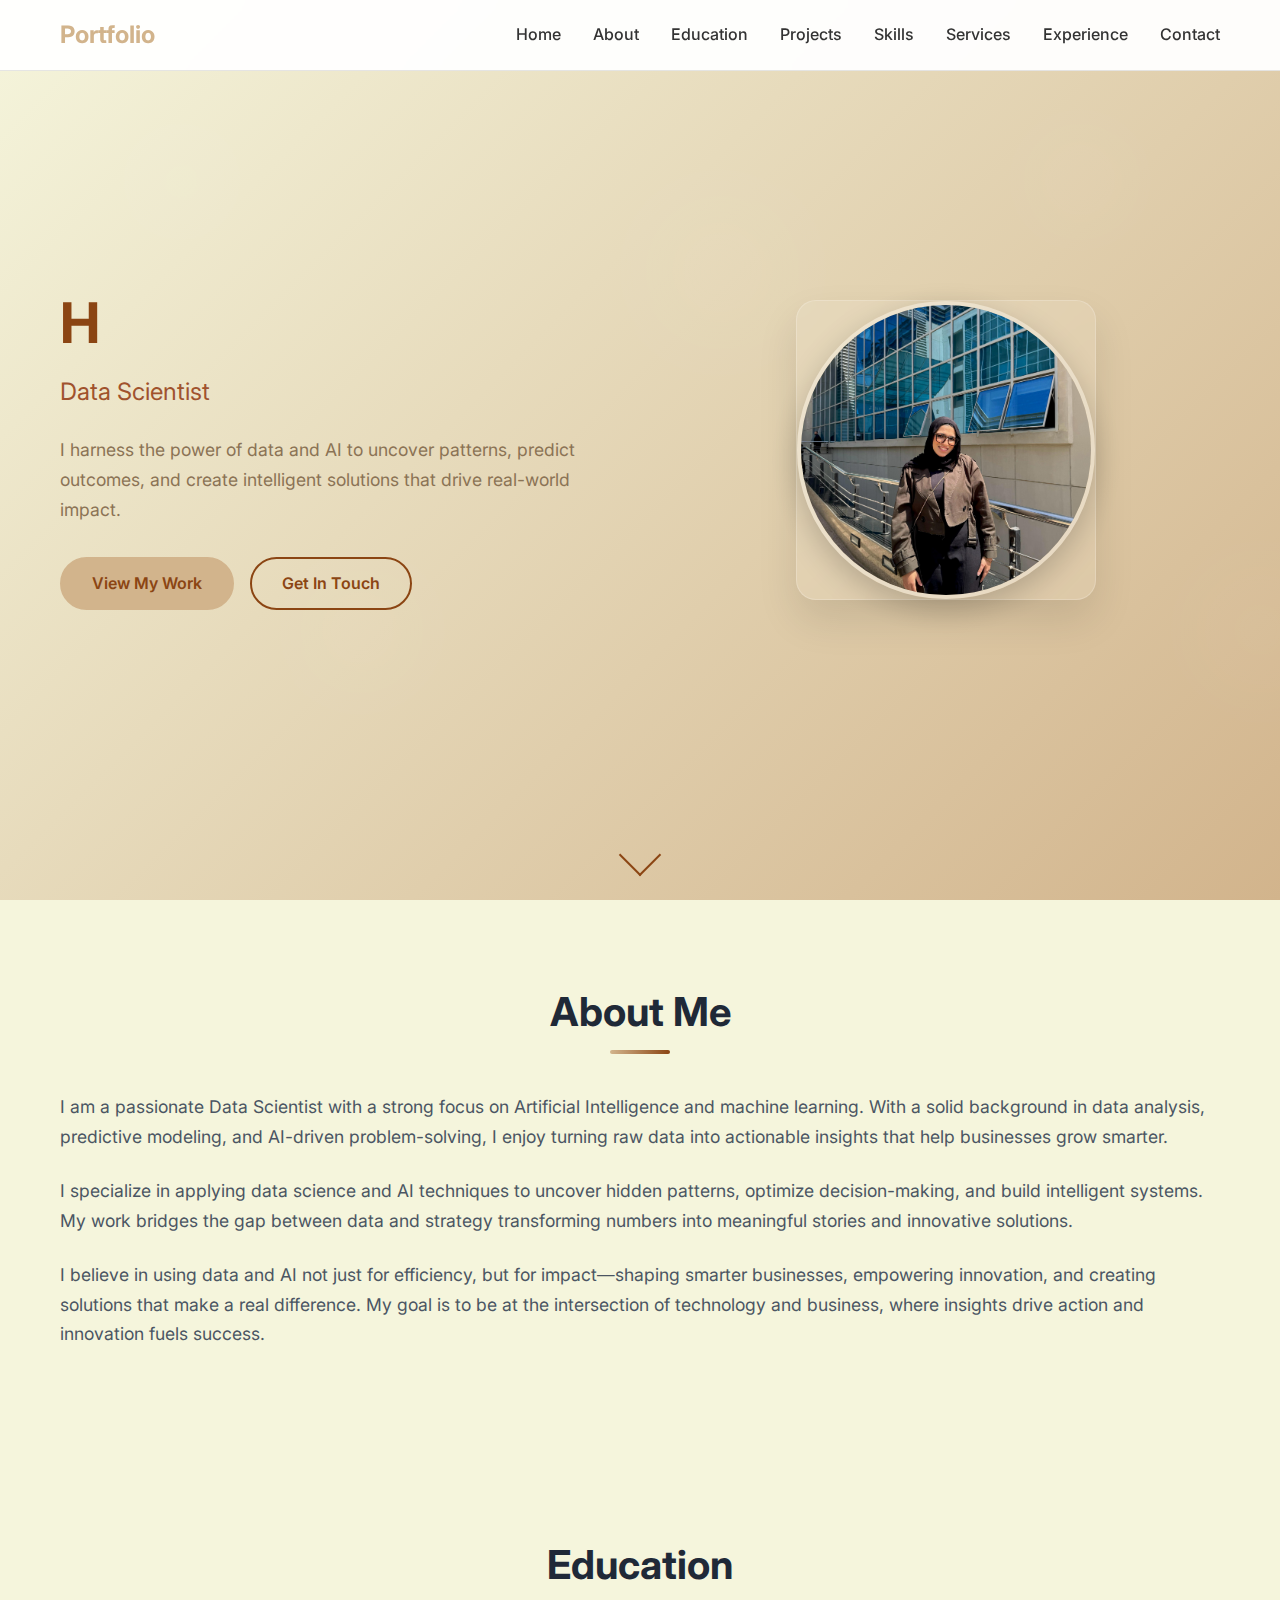
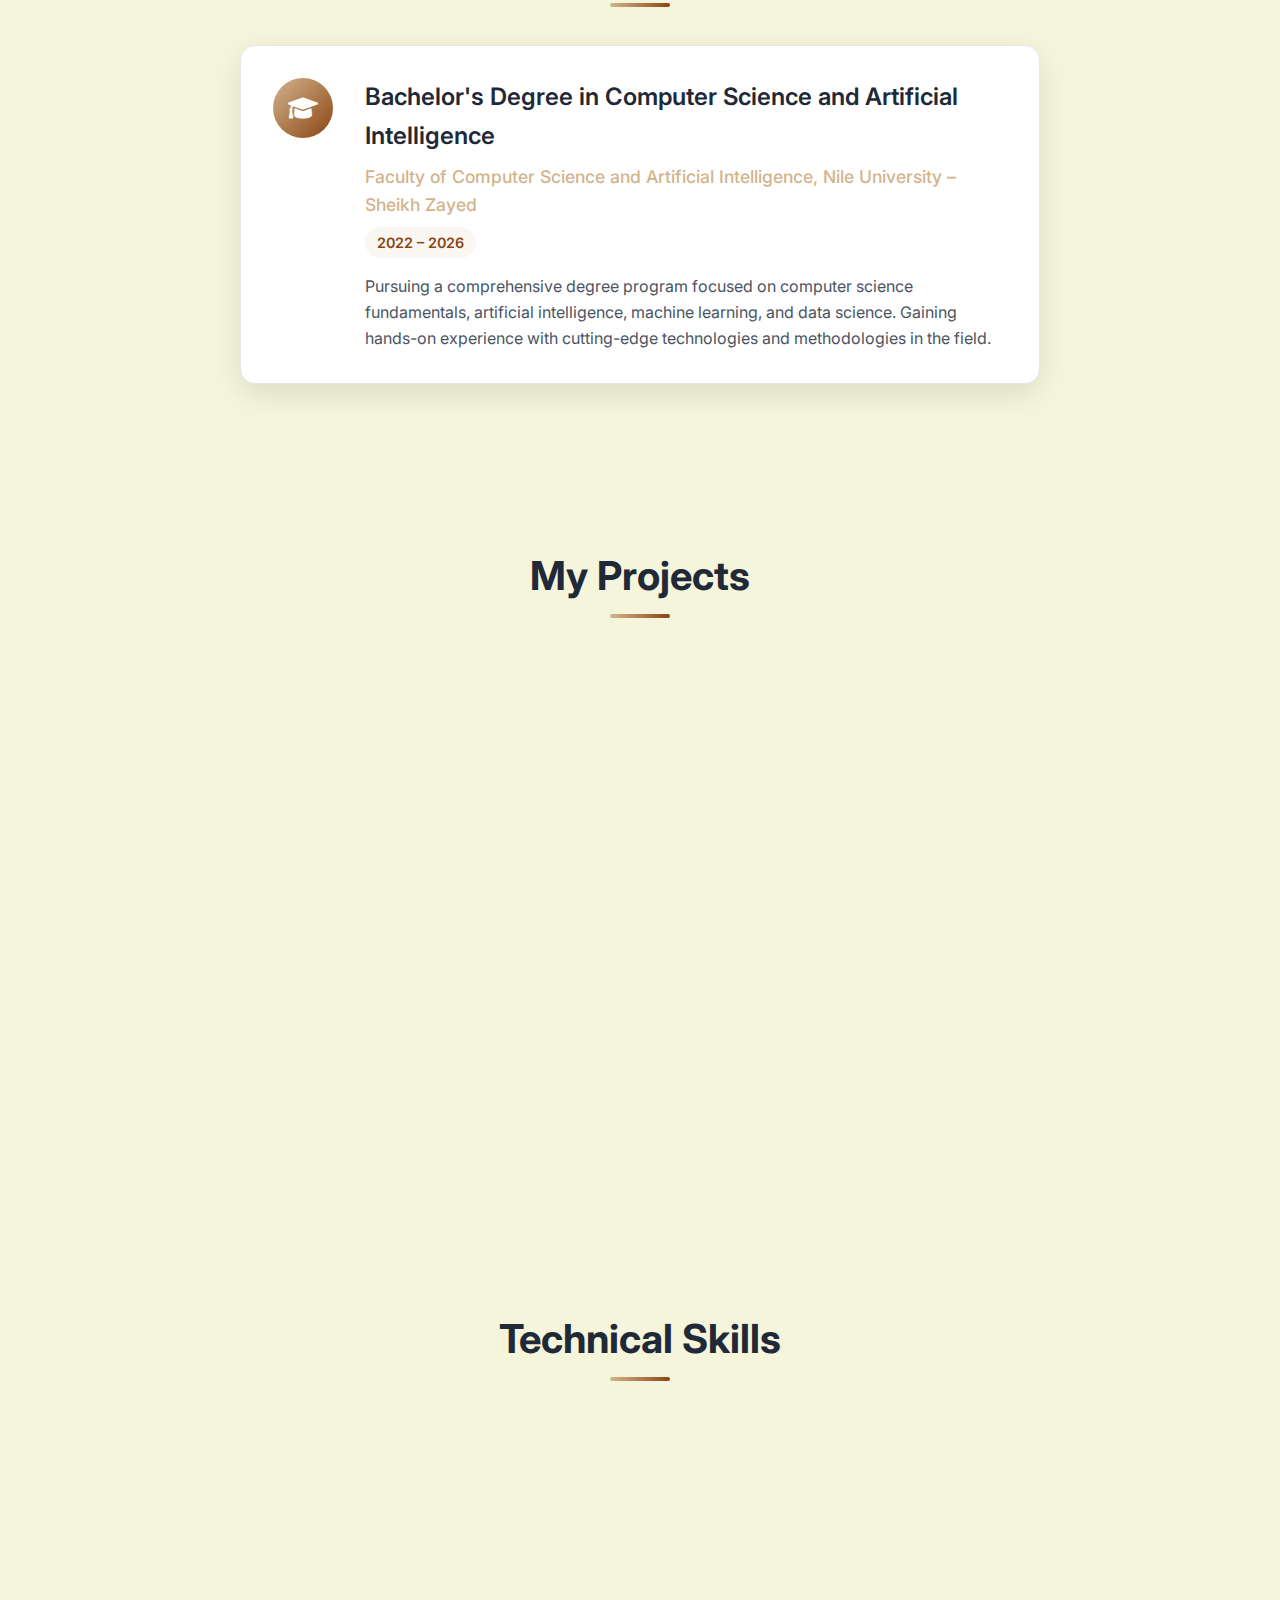
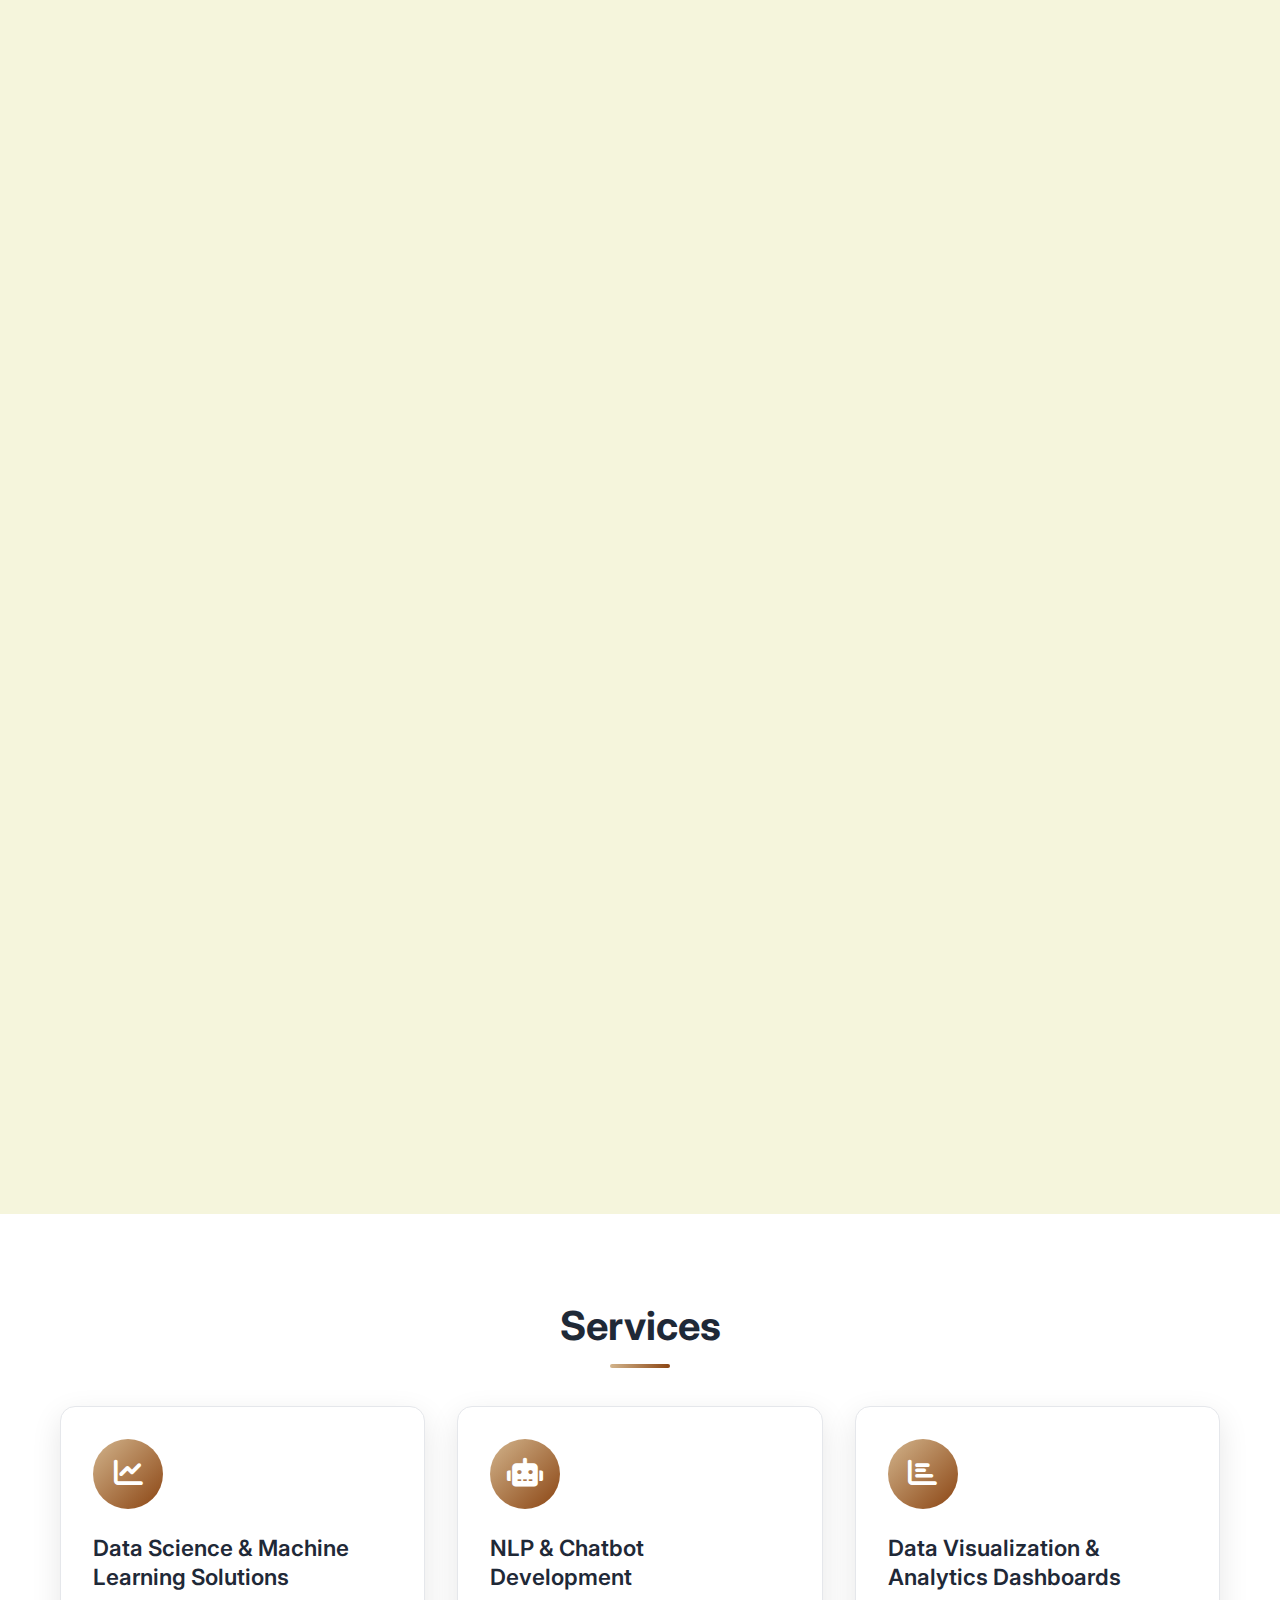
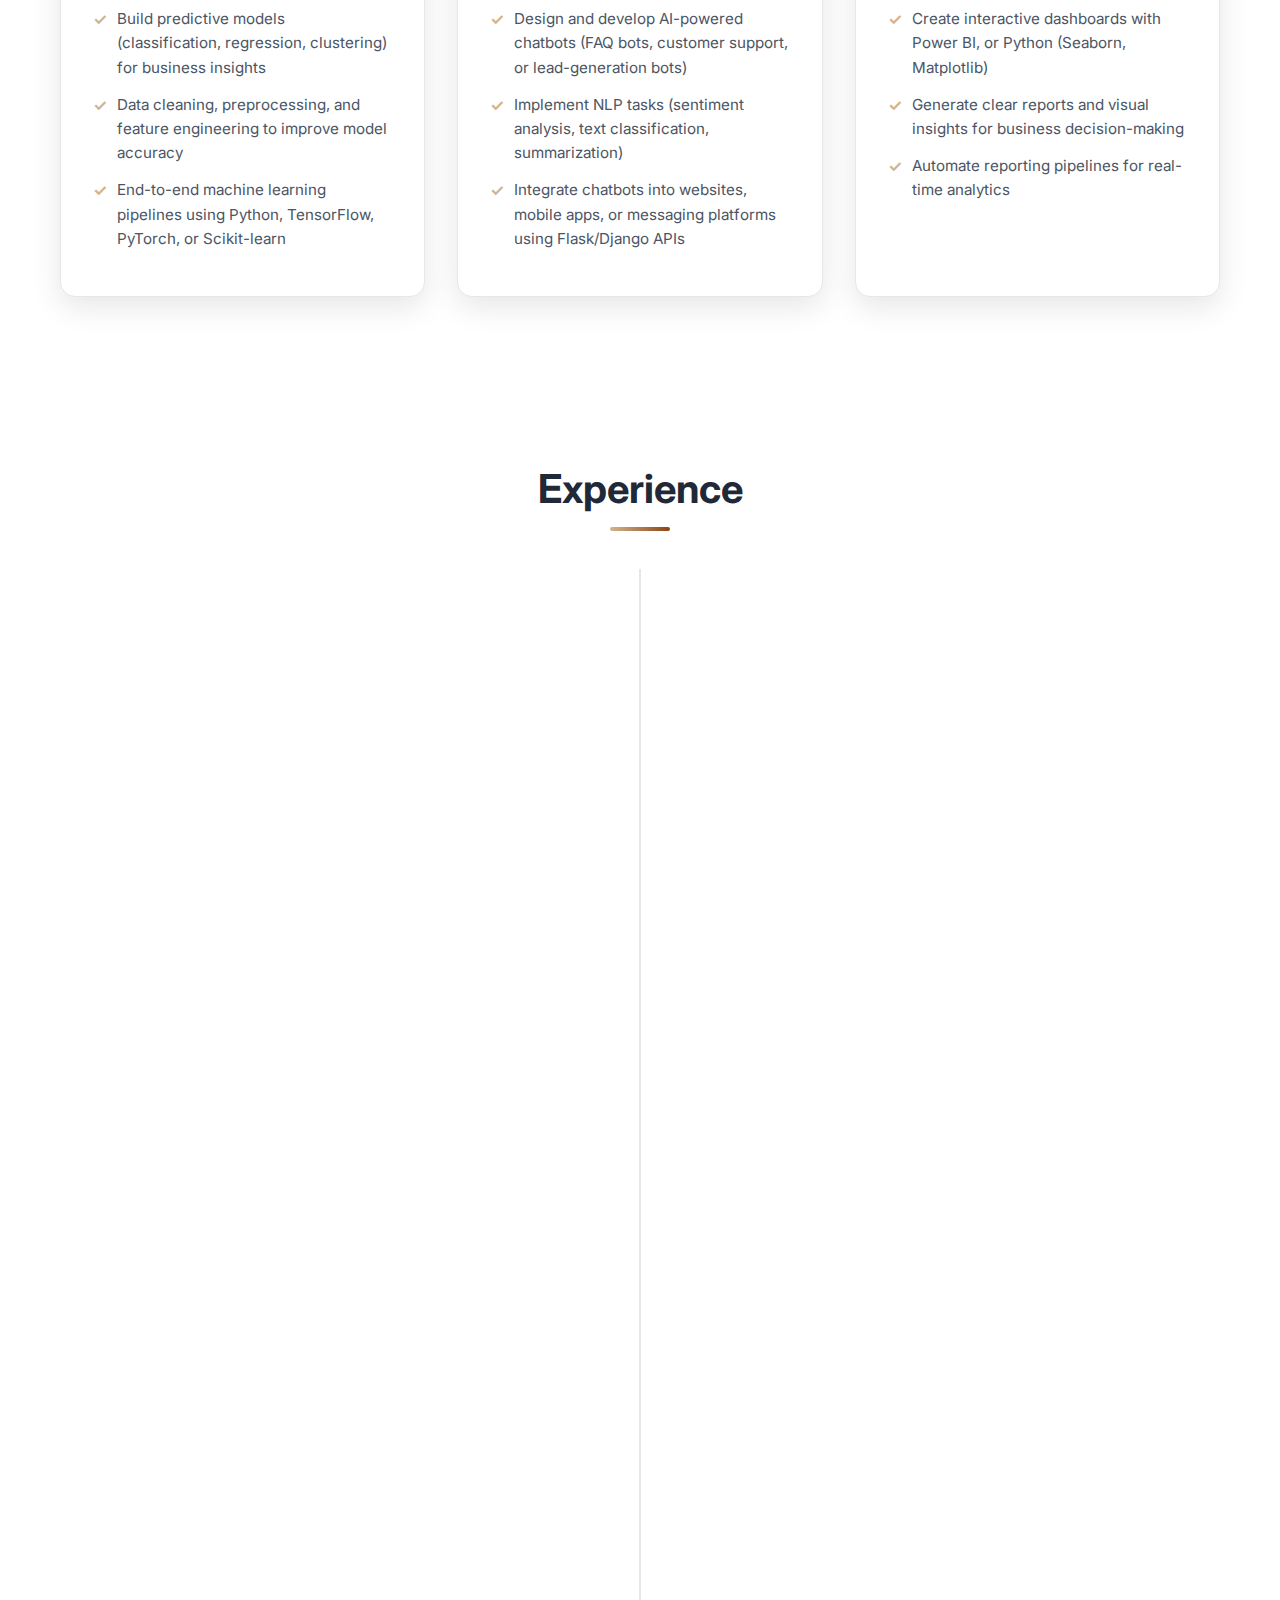
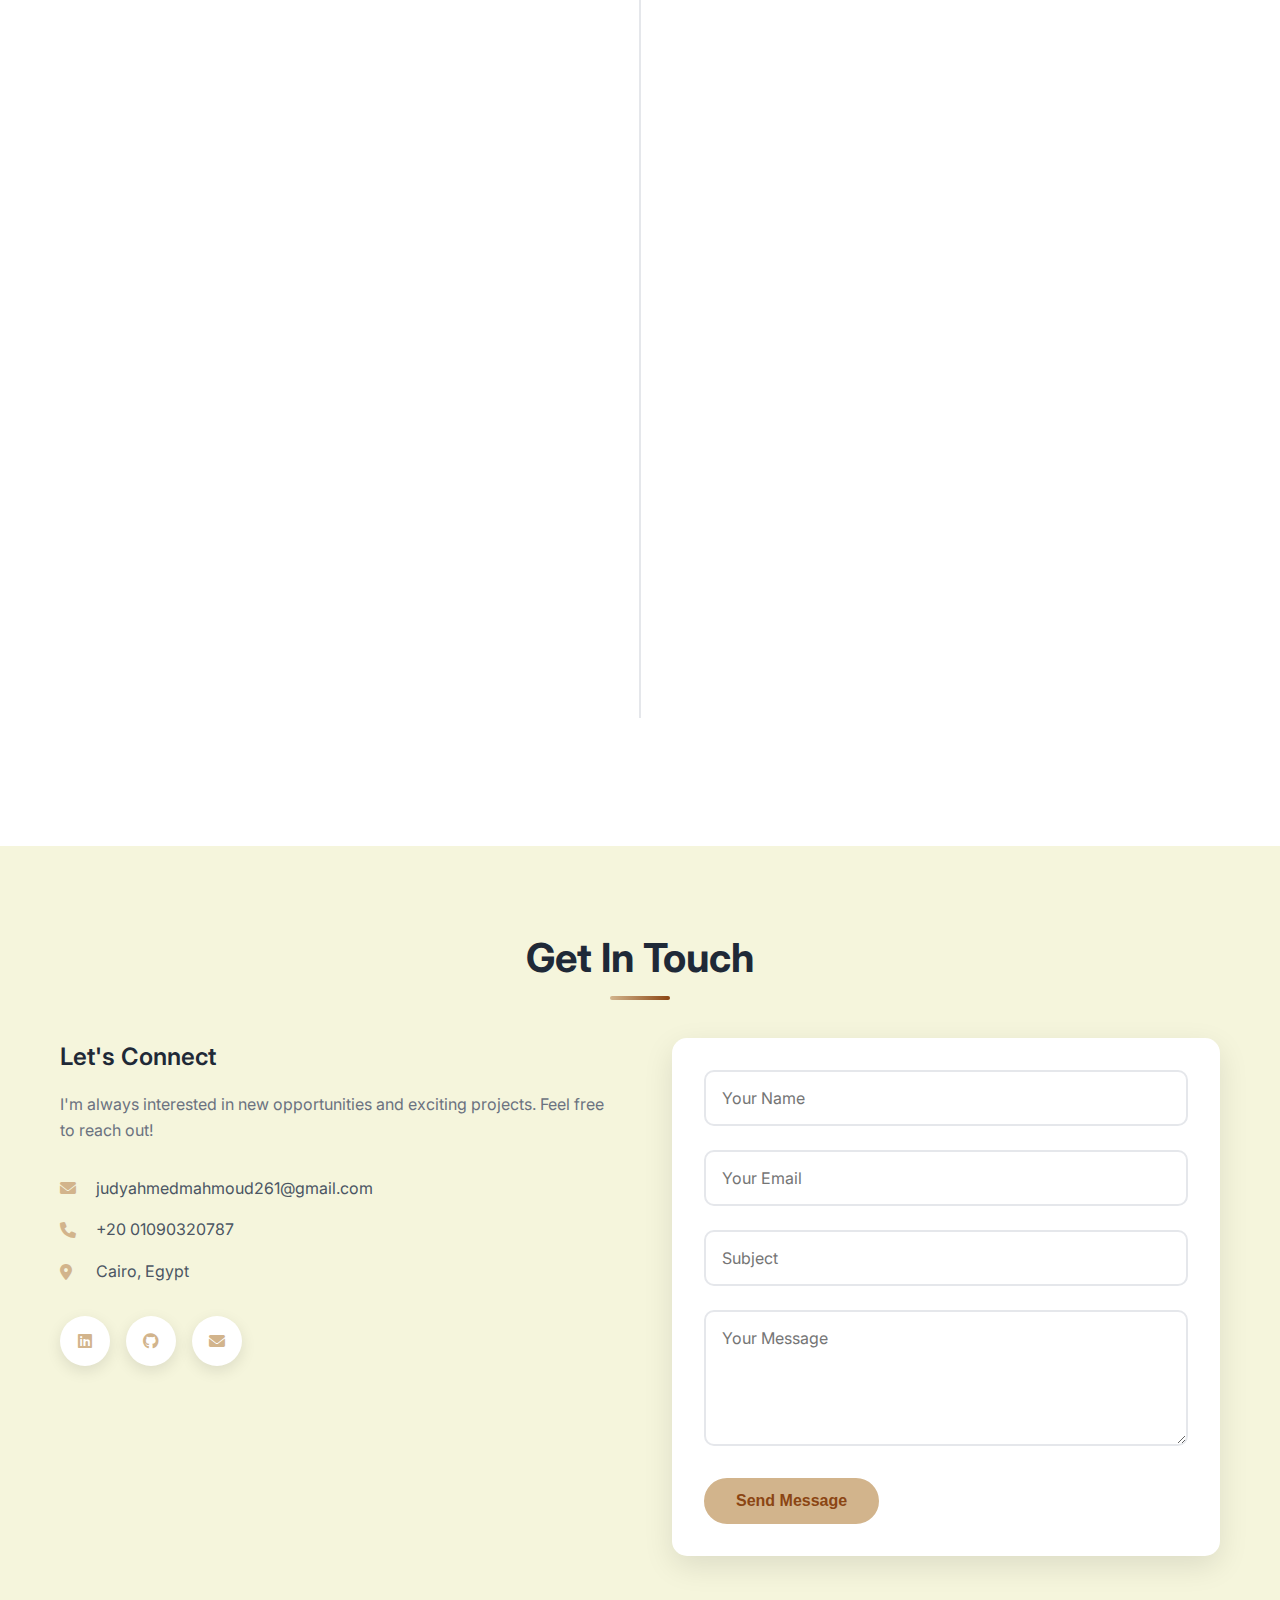
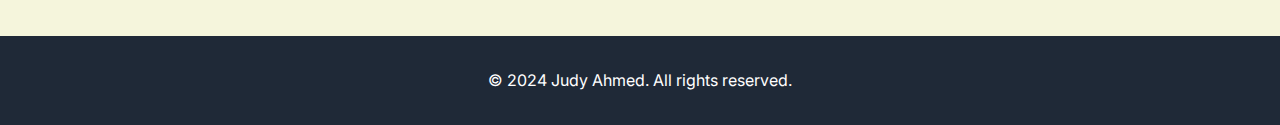
<file: index.html>
<!DOCTYPE html>
<html lang="en">
<head>
    <meta charset="UTF-8">
    <meta name="viewport" content="width=device-width, initial-scale=1.0">
    <title>Judy Ahmed - Portfolio</title>
    <link rel="stylesheet" href="styles.css">
    <link href="https://cdnjs.cloudflare.com/ajax/libs/font-awesome/6.0.0/css/all.min.css" rel="stylesheet">
    <link href="https://fonts.googleapis.com/css2?family=Inter:wght@300;400;500;600;700&display=swap" rel="stylesheet">
</head>
<body>
    <!-- Navigation -->
    <nav class="navbar">
        <div class="nav-container">
            <div class="nav-logo">
                <a href="#home">Portfolio</a>
            </div>
            <ul class="nav-menu">
                <li class="nav-item">
                    <a href="#home" class="nav-link">Home</a>
                </li>
                <li class="nav-item">
                    <a href="#about" class="nav-link">About</a>
                </li>
                <li class="nav-item">
                    <a href="#education" class="nav-link">Education</a>
                </li>
                <li class="nav-item">
                    <a href="#projects" class="nav-link">Projects</a>
                </li>
                <li class="nav-item">
                    <a href="#skills" class="nav-link">Skills</a>
                </li>
                <li class="nav-item">
                    <a href="#services" class="nav-link">Services</a>
                </li>
                <li class="nav-item">
                    <a href="#experience" class="nav-link">Experience</a>
                </li>
                <li class="nav-item">
                    <a href="#contact" class="nav-link">Contact</a>
                </li>
            </ul>
            <div class="hamburger">
                <span class="bar"></span>
                <span class="bar"></span>
                <span class="bar"></span>
            </div>
        </div>
    </nav>

    <!-- Home Section -->
    <section id="home" class="hero">
        <div class="hero-container">
            <div class="hero-content">
                <h1 class="hero-title">Hi, I'm <span class="highlight">Judy Ahmed </span></h1>
                <h2 class="hero-subtitle"> Data Scientist</h2>
                <p class="hero-description">
                    I harness the power of data and AI to uncover patterns, predict outcomes, and create intelligent solutions that drive real-world impact.
                </p>
                <div class="hero-buttons">
                    <a href="#projects" class="btn btn-primary">View My Work</a>
                    <a href="#contact" class="btn btn-secondary">Get In Touch</a>
                </div>
            </div>
            <div class="hero-image">
                <div class="profile-card">
                    <div class="profile-image">
                        <img src="judy-photo.jpg.jpg" alt="Judy Ahmed - Data Scientist" class="profile-photo">
                    </div>
                </div>
            </div>
        </div>
        <div class="scroll-indicator">
            <div class="scroll-arrow"></div>
        </div>
    </section>

    <!-- About Section -->
    <section id="about" class="about">
        <div class="container">
            <h2 class="section-title">About Me</h2>
            <div class="about-content">
                <div class="about-text">
                    <p>
                        I am a passionate Data Scientist with a strong focus on Artificial Intelligence and machine learning. With a solid background in data analysis, predictive modeling, and AI-driven problem-solving, I enjoy turning raw data into actionable insights that help businesses grow smarter.
                    </p>
                    <p>
                        I specialize in applying data science and AI techniques to uncover hidden patterns, optimize decision-making, and build intelligent systems. My work bridges the gap between data and strategy transforming numbers into meaningful stories and innovative solutions.
                    </p>
                    <p>
                        I believe in using data and AI not just for efficiency, but for impact—shaping smarter businesses, empowering innovation, and creating solutions that make a real difference. My goal is to be at the intersection of technology and business, where insights drive action and innovation fuels success.
                    </p>
                </div>
            </div>
        </div>
    </section>

    <!-- Education Section -->
    <section id="education" class="education">
        <div class="container">
            <h2 class="section-title">Education</h2>
            <div class="education-content">
                <div class="education-item">
                    <div class="education-icon">
                        <i class="fas fa-graduation-cap"></i>
                    </div>
                    <div class="education-details">
                        <h3>Bachelor's Degree in Computer Science and Artificial Intelligence</h3>
                        <h4>Faculty of Computer Science and Artificial Intelligence, Nile University – Sheikh Zayed</h4>
                        <div class="education-date">2022 – 2026</div>
                        <p>Pursuing a comprehensive degree program focused on computer science fundamentals, artificial intelligence, machine learning, and data science. Gaining hands-on experience with cutting-edge technologies and methodologies in the field.</p>
                    </div>
                </div>
            </div>
        </div>
    </section>

    <!-- Projects Section -->
    <section id="projects" class="projects">
        <div class="container">
            <h2 class="section-title">My Projects</h2>
            <div class="projects-grid">
                <div class="project-card">
                    <div class="project-image">
                        <div class="project-icon">
                            <i class="fas fa-brain"></i>
                        </div>
                    </div>
                    <div class="project-content">
                        <h3>A Dual Mode for Depression Detection with Text and Feedback with Customers</h3>
                        <p>An innovative AI-powered application that detects depression through dual analysis of text input and customer feedback. The system combines machine learning algorithms with sentiment analysis to provide comprehensive mental health insights and support.</p>
                        <div class="project-tech">
                            <span class="tech-tag">Machine Learning</span>
                            <span class="tech-tag">Flutter</span>
                            <span class="tech-tag">Flask API</span>
                            <span class="tech-tag">Sentiment Analysis</span>
                            <span class="tech-tag">Python</span>
                            <span class="tech-tag">NLP</span>
                        </div>
                        <div class="project-links">
                            <a href="https://github.com/judyahmedmahmoud" class="project-link"><i class="fab fa-github"></i> GitHub</a>
                            <a href="#" class="project-link"><i class="fas fa-external-link-alt"></i> Demo</a>
                        </div>
                    </div>
                </div>
            </div>
        </div>
    </section>

    <!-- Skills Section -->
    <section id="skills" class="skills">
        <div class="container">
            <h2 class="section-title">Technical Skills</h2>
            <div class="skills-grid">
                <div class="skill-category">
                    <h3>Programming Languages</h3>
                    <div class="skill-buttons">
                        <span class="skill-btn">Python (NumPy, Pandas, Matplotlib, Seaborn)</span>
                        <span class="skill-btn">SQL (MySQL)</span>
                        <span class="skill-btn">C++</span>
                        <span class="skill-btn">Java</span>
                    </div>
                </div>

                <div class="skill-category">
                    <h3>Data Analysis & Visualization</h3>
                    <div class="skill-buttons">
                        <span class="skill-btn">Data Cleaning & Processing (Pandas)</span>
                        <span class="skill-btn">Data Visualization (Matplotlib, Seaborn, Power BI)</span>
                        <span class="skill-btn">Statistical Analysis & Hypothesis Testing</span>
                        <span class="skill-btn">Excel</span>
                    </div>
                </div>

                <div class="skill-category">
                    <h3>Machine Learning</h3>
                    <div class="skill-buttons">
                        <span class="skill-btn">Supervised Learning (Regression, Classification, Decision Trees, Random Forest, SVM, XGBoost)</span>
                        <span class="skill-btn">Unsupervised Learning (Clustering: K-Means, PCA, Dimensionality Reduction)</span>
                        <span class="skill-btn">Model Evaluation & Optimization (Cross-validation, Hyperparameter Tuning, RandomSearch)</span>
                    </div>
                </div>

                <div class="skill-category">
                    <h3>Deep Learning & AI</h3>
                    <div class="skill-buttons">
                        <span class="skill-btn">Neural Networks (ANN, CNN, RNN, LSTM, GRU)</span>
                        <span class="skill-btn">Computer Vision (OpenCV, TensorFlow, Keras, PyTorch)</span>
                        <span class="skill-btn">Natural Language Processing (NLTK, spaCy, Hugging Face Transformers, BERT, GPT, T5)</span>
                        <span class="skill-btn">Speech & Audio Processing (Whisper, SpeechRecognition, Librosa)</span>
                        <span class="skill-btn">Generative AI (GANs, Diffusion Models, LLM fine-tuning)</span>
                    </div>
                </div>

                <div class="skill-category">
                    <h3>Frameworks & Libraries</h3>
                    <div class="skill-buttons">
                        <span class="skill-btn">TensorFlow, Keras, PyTorch</span>
                        <span class="skill-btn">Scikit-learn (ML/DL frameworks)</span>
                        <span class="skill-btn">Hugging Face (Transformers, Datasets)</span>
                        <span class="skill-btn">FastAPI, Flask (Model deployment & dashboards)</span>
                        <span class="skill-btn">MLflow (Model tracking & versioning)</span>
                    </div>
                </div>
            </div>
        </div>
    </section>

    <!-- Services Section -->
    <section id="services" class="services">
        <div class="container">
            <h2 class="section-title">Services</h2>
            <div class="services-grid">
                <div class="service-card">
                    <div class="service-icon">
                        <i class="fas fa-chart-line"></i>
                    </div>
                    <div class="service-content">
                        <h3>Data Science & Machine Learning Solutions</h3>
                        <ul class="service-list">
                            <li>Build predictive models (classification, regression, clustering) for business insights</li>
                            <li>Data cleaning, preprocessing, and feature engineering to improve model accuracy</li>
                            <li>End-to-end machine learning pipelines using Python, TensorFlow, PyTorch, or Scikit-learn</li>
                        </ul>
                    </div>
                </div>

                <div class="service-card">
                    <div class="service-icon">
                        <i class="fas fa-robot"></i>
                    </div>
                    <div class="service-content">
                        <h3>NLP & Chatbot Development</h3>
                        <ul class="service-list">
                            <li>Design and develop AI-powered chatbots (FAQ bots, customer support, or lead-generation bots)</li>
                            <li>Implement NLP tasks (sentiment analysis, text classification, summarization)</li>
                            <li>Integrate chatbots into websites, mobile apps, or messaging platforms using Flask/Django APIs</li>
                        </ul>
                    </div>
                </div>

                <div class="service-card">
                    <div class="service-icon">
                        <i class="fas fa-chart-bar"></i>
                    </div>
                    <div class="service-content">
                        <h3>Data Visualization & Analytics Dashboards</h3>
                        <ul class="service-list">
                            <li>Create interactive dashboards with Power BI, or Python (Seaborn, Matplotlib)</li>
                            <li>Generate clear reports and visual insights for business decision-making</li>
                            <li>Automate reporting pipelines for real-time analytics</li>
                        </ul>
                    </div>
                </div>
            </div>
        </div>
    </section>

    <!-- Experience Section -->
    <section id="experience" class="experience">
        <div class="container">
            <h2 class="section-title">Experience</h2>
            <div class="timeline">
                <div class="timeline-item">
                    <div class="timeline-marker"></div>
                    <div class="timeline-content">
                        <div class="timeline-date">7/2025 - 8/2025</div>
                        <h3>Database Intern</h3>
                        <h4>AAIB Bank</h4>
                        <p>Worked on database management and optimization projects, gaining hands-on experience with large-scale financial data systems.</p>
                        <ul>
                            <li>Optimized database queries improving performance by 30%</li>
                            <li>Assisted in data migration projects</li>
                            <li>Created automated reports for management</li>
                        </ul>
                    </div>
                </div>

                <div class="timeline-item">
                    <div class="timeline-marker"></div>
                    <div class="timeline-content">
                        <div class="timeline-date">3/2024 - 8/2024</div>
                        <h3>Sales Ambassador – ValU (Account Activation)</h3>
                        <h4>Valu</h4>
                        <p>Supported customers in activating ValU accounts by guiding them through onboarding, verifying documents, and explaining product features. Built strong client relationships through clear communication, personalized support, and problem-solving to ensure a smooth activation process and positive customer experience.</p>
                        <ul>
                            <li>Generated leads and maintained client relationships</li>
                            <li>Presented product demonstrations to potential customers</li>
                            <li>Exceeded sales targets by 20% consistently</li>
                        </ul>
                    </div>
                </div>

                <div class="timeline-item">
                    <div class="timeline-marker"></div>
                    <div class="timeline-content">
                        <div class="timeline-date">10/2023 - 1/2024</div>
                        <h3>Junior Teaching Assistant - Python</h3>
                        <h4>Nile University</h4>
                        <p>Assisting in Python programming courses, helping students understand fundamental concepts, debugging code, and conducting lab sessions. Mentoring over 50 students in data structures and algorithms.</p>
                        <ul>
                            <li>Conducted weekly lab sessions for 30+ students</li>
                            <li>Developed supplementary learning materials</li>
                            <li>Provided one-on-one tutoring and code reviews</li>
                        </ul>
                    </div>
                </div>
            </div>
        </div>
    </section>

    <!-- Contact Section -->
    <section id="contact" class="contact">
        <div class="container">
            <h2 class="section-title">Get In Touch</h2>
            <div class="contact-content">
                <div class="contact-info">
                    <h3>Let's Connect</h3>
                    <p>I'm always interested in new opportunities and exciting projects. Feel free to reach out!</p>
                    <div class="contact-details">
                        <div class="contact-item">
                            <i class="fas fa-envelope"></i>
                            <span>judyahmedmahmoud261@gmail.com</span>
                        </div>
                        <div class="contact-item">
                            <i class="fas fa-phone"></i>
                            <span>+20 01090320787</span>
                        </div>
                        <div class="contact-item">
                            <i class="fas fa-map-marker-alt"></i>
                            <span>Cairo, Egypt</span>
                        </div>
                    </div>
                    <div class="social-links">
                        <a href="https://www.linkedin.com/in/judy-ahmed-196807288?utm_source=share&utm_campaign=share_via&utm_content=profile&utm_medium=ios_app" target="_blank" class="social-link"><i class="fab fa-linkedin"></i></a>
                        <a href="https://github.com/judyahmedmahmoud" target="_blank" class="social-link"><i class="fab fa-github"></i></a>
                        <a href="mailto:judyahmedmahmoud261@gmail.com" class="social-link"><i class="fas fa-envelope"></i></a>
                    </div>
                </div>
                <form class="contact-form" id="contactForm">
                    <div class="form-group">
                        <input type="text" id="name" name="name" placeholder="Your Name" required>
                    </div>
                    <div class="form-group">
                        <input type="email" id="email" name="email" placeholder="Your Email" required>
                    </div>
                    <div class="form-group">
                        <input type="text" id="subject" name="subject" placeholder="Subject" required>
                    </div>
                    <div class="form-group">
                        <textarea id="message" name="message" placeholder="Your Message" rows="5" required></textarea>
                    </div>
                    <button type="submit" class="btn btn-primary">Send Message</button>
                </form>
            </div>
        </div>
    </section>

    <!-- Footer -->
    <footer class="footer">
        <div class="container">
            <p>&copy; 2024 Judy Ahmed. All rights reserved.</p>
        </div>
    </footer>

    <script src="script.js"></script>
</body>
</html>
</file>
<file: styles.css>
/* Reset and Base Styles */
* {
    margin: 0;
    padding: 0;
    box-sizing: border-box;
}

html {
    scroll-behavior: smooth;
}

body {
    font-family: 'Inter', sans-serif;
    line-height: 1.6;
    color: #333;
    background-color: #ffffff;
}

.container {
    max-width: 1200px;
    margin: 0 auto;
    padding: 0 20px;
}

/* Navigation */
.navbar {
    position: fixed;
    top: 0;
    width: 100%;
    background: rgba(255, 255, 255, 0.95);
    backdrop-filter: blur(10px);
    z-index: 1000;
    transition: all 0.3s ease;
    border-bottom: 1px solid rgba(0, 0, 0, 0.1);
}

.nav-container {
    max-width: 1200px;
    margin: 0 auto;
    padding: 0 20px;
    display: flex;
    justify-content: space-between;
    align-items: center;
    height: 70px;
}

.nav-logo a {
    font-size: 1.5rem;
    font-weight: 700;
    color: #d2b48c;
    text-decoration: none;
    transition: color 0.3s ease;
}

.nav-logo a:hover {
    color: #8b4513;
}

.nav-menu {
    display: flex;
    list-style: none;
    gap: 2rem;
}

.nav-link {
    text-decoration: none;
    color: #333;
    font-weight: 500;
    transition: color 0.3s ease;
    position: relative;
}

.nav-link:hover {
    color: #d2b48c;
}

.nav-link::after {
    content: '';
    position: absolute;
    width: 0;
    height: 2px;
    bottom: -5px;
    left: 0;
    background-color: #d2b48c;
    transition: width 0.3s ease;
}

.nav-link:hover::after {
    width: 100%;
}

.hamburger {
    display: none;
    flex-direction: column;
    cursor: pointer;
}

.bar {
    width: 25px;
    height: 3px;
    background-color: #333;
    margin: 3px 0;
    transition: 0.3s;
}

/* Hero Section */
.hero {
    min-height: 100vh;
    display: flex;
    align-items: center;
    background: linear-gradient(135deg, #f5f5dc 0%, #d2b48c 100%);
    color: #8b4513;
    position: relative;
    overflow: hidden;
}

.hero::before {
    content: '';
    position: absolute;
    top: 0;
    left: 0;
    right: 0;
    bottom: 0;
    background: url('data:image/svg+xml,<svg xmlns="http://www.w3.org/2000/svg" viewBox="0 0 1000 1000"><defs><radialGradient id="a" cx="50%" cy="50%"><stop offset="0%" stop-color="%23ffffff" stop-opacity="0.1"/><stop offset="100%" stop-color="%23ffffff" stop-opacity="0"/></radialGradient></defs><circle cx="200" cy="200" r="100" fill="url(%23a)"/><circle cx="800" cy="300" r="150" fill="url(%23a)"/><circle cx="400" cy="700" r="120" fill="url(%23a)"/></svg>');
    opacity: 0.3;
}

.hero-container {
    max-width: 1200px;
    margin: 0 auto;
    padding: 0 20px;
    display: grid;
    grid-template-columns: 1fr 1fr;
    gap: 4rem;
    align-items: center;
    position: relative;
    z-index: 1;
}

.hero-content {
    animation: slideInLeft 1s ease-out;
}

.hero-title {
    font-size: 3.5rem;
    font-weight: 700;
    margin-bottom: 1rem;
    line-height: 1.2;
}

.highlight {
    color: #8b4513;
    text-shadow: 0 0 20px rgba(139, 69, 19, 0.3);
}

.hero-subtitle {
    font-size: 1.5rem;
    font-weight: 400;
    margin-bottom: 1.5rem;
    color: #a0522d;
}

.hero-description {
    font-size: 1.1rem;
    margin-bottom: 2rem;
    color: #8b7355;
    line-height: 1.7;
}

.hero-buttons {
    display: flex;
    gap: 1rem;
    flex-wrap: wrap;
}

.btn {
    padding: 12px 30px;
    border-radius: 50px;
    text-decoration: none;
    font-weight: 600;
    transition: all 0.3s ease;
    display: inline-block;
    border: 2px solid transparent;
    cursor: pointer;
    font-size: 1rem;
}

.btn-primary {
    background: #d2b48c;
    color: #8b4513;
    border-color: #d2b48c;
}

.btn-primary:hover {
    background: transparent;
    color: #d2b48c;
    border-color: #d2b48c;
    transform: translateY(-2px);
    box-shadow: 0 10px 25px rgba(210, 180, 140, 0.3);
}

.btn-secondary {
    background: transparent;
    color: #8b4513;
    border-color: #8b4513;
}

.btn-secondary:hover {
    background: #8b4513;
    color: #f5f5dc;
    transform: translateY(-2px);
    box-shadow: 0 10px 25px rgba(139, 69, 19, 0.3);
}

.hero-image {
    display: flex;
    justify-content: center;
    animation: slideInRight 1s ease-out;
}

.profile-card {
    width: 300px;
    height: 300px;
    background: rgba(255, 255, 255, 0.1);
    border-radius: 20px;
    display: flex;
    align-items: center;
    justify-content: center;
    backdrop-filter: blur(10px);
    border: 1px solid rgba(255, 255, 255, 0.2);
    box-shadow: 0 20px 40px rgba(0, 0, 0, 0.1);
    transition: transform 0.3s ease;
}

.profile-card:hover {
    transform: translateY(-10px) scale(1.05);
}

.profile-image {
    font-size: 6rem;
    color: #d2b48c;
    display: flex;
    align-items: center;
    justify-content: center;
    width: 100%;
    height: 100%;
}

.profile-photo {
    width: 100%;
    height: 100%;
    object-fit: cover;
    border-radius: 50%;
    border: 4px solid rgba(255, 255, 255, 0.3);
    box-shadow: 0 10px 30px rgba(0, 0, 0, 0.2);
}

.scroll-indicator {
    position: absolute;
    bottom: 30px;
    left: 50%;
    transform: translateX(-50%);
    animation: bounce 2s infinite;
}

.scroll-arrow {
    width: 30px;
    height: 30px;
    border: 2px solid #8b4513;
    border-top: none;
    border-left: none;
    transform: rotate(45deg);
}

/* Section Styles */
section {
    padding: 80px 0;
}

.section-title {
    text-align: center;
    font-size: 2.5rem;
    font-weight: 700;
    margin-bottom: 3rem;
    color: #1f2937;
    position: relative;
}

.section-title::after {
    content: '';
    position: absolute;
    bottom: -10px;
    left: 50%;
    transform: translateX(-50%);
    width: 60px;
    height: 4px;
    background: linear-gradient(90deg, #d2b48c, #8b4513);
    border-radius: 2px;
}

/* About Section */
.about {
    background: #f5f5dc;
}

.about-content {
    display: grid;
    grid-template-columns: 1fr;
    gap: 2rem;
    align-items: center;
}

.about-text p {
    font-size: 1.1rem;
    margin-bottom: 1.5rem;
    color: #4b5563;
    line-height: 1.7;
}

.about-stats {
    display: flex;
    flex-direction: column;
    gap: 2rem;
}

.stat {
    text-align: center;
    padding: 2rem;
    background: white;
    border-radius: 15px;
    box-shadow: 0 10px 30px rgba(0, 0, 0, 0.1);
    transition: transform 0.3s ease;
}

.stat:hover {
    transform: translateY(-5px);
}

.stat h3 {
    font-size: 2.5rem;
    font-weight: 700;
    color: #6366f1;
    margin-bottom: 0.5rem;
}

.stat p {
    color: #6b7280;
    font-weight: 500;
}

/* Education Section */
.education {
    background: #f5f5dc;
}

.education-content {
    max-width: 800px;
    margin: 0 auto;
}

.education-item {
    display: flex;
    align-items: flex-start;
    gap: 2rem;
    background: white;
    padding: 2rem;
    border-radius: 15px;
    box-shadow: 0 10px 30px rgba(0, 0, 0, 0.1);
    border: 1px solid #e5e7eb;
    transition: transform 0.3s ease;
}

.education-item:hover {
    transform: translateY(-5px);
}

.education-icon {
    width: 60px;
    height: 60px;
    background: linear-gradient(135deg, #d2b48c, #8b4513);
    border-radius: 50%;
    display: flex;
    align-items: center;
    justify-content: center;
    color: white;
    font-size: 1.5rem;
    flex-shrink: 0;
}

.education-details h3 {
    font-size: 1.5rem;
    font-weight: 600;
    color: #1f2937;
    margin-bottom: 0.5rem;
}

.education-details h4 {
    font-size: 1.1rem;
    color: #d2b48c;
    font-weight: 500;
    margin-bottom: 0.5rem;
}

.education-date {
    color: #8b4513;
    font-weight: 600;
    font-size: 0.9rem;
    margin-bottom: 1rem;
    background: rgba(210, 180, 140, 0.1);
    padding: 0.25rem 0.75rem;
    border-radius: 20px;
    display: inline-block;
}

.education-details p {
    color: #4b5563;
    line-height: 1.6;
    margin: 0;
}

/* Projects Section */
.projects {
    background: #f5f5dc;
}

.projects-grid {
    display: grid;
    grid-template-columns: repeat(auto-fit, minmax(400px, 1fr));
    gap: 2rem;
    margin-top: 3rem;
}

.project-card {
    background: white;
    border-radius: 15px;
    overflow: hidden;
    box-shadow: 0 10px 30px rgba(0, 0, 0, 0.1);
    transition: all 0.3s ease;
    border: 1px solid #e5e7eb;
    position: relative;
}

.project-card::before {
    content: '';
    position: absolute;
    top: 0;
    left: 0;
    right: 0;
    height: 4px;
    background: linear-gradient(90deg, #d2b48c, #8b4513);
    transform: scaleX(0);
    transform-origin: left;
    transition: transform 0.3s ease;
}

.project-card:hover {
    transform: translateY(-10px);
    box-shadow: 0 20px 40px rgba(0, 0, 0, 0.15);
}

.project-card:hover::before {
    transform: scaleX(1);
}

.project-image {
    height: 200px;
    display: flex;
    align-items: center;
    justify-content: center;
    background: linear-gradient(135deg, #f5f5dc, #d2b48c);
    position: relative;
}

.project-icon {
    width: 80px;
    height: 80px;
    background: linear-gradient(135deg, #d2b48c, #8b4513);
    border-radius: 50%;
    display: flex;
    align-items: center;
    justify-content: center;
    color: white;
    font-size: 2rem;
    transition: all 0.3s ease;
    box-shadow: 0 10px 25px rgba(210, 180, 140, 0.3);
}

.project-card:hover .project-icon {
    transform: scale(1.1) rotate(5deg);
    box-shadow: 0 15px 35px rgba(210, 180, 140, 0.5);
}

.project-content {
    padding: 2rem;
}

.project-content h3 {
    font-size: 1.4rem;
    font-weight: 600;
    margin-bottom: 1rem;
    color: #1f2937;
    line-height: 1.3;
}

.project-content p {
    color: #4b5563;
    margin-bottom: 1.5rem;
    line-height: 1.6;
}

.project-tech {
    display: flex;
    flex-wrap: wrap;
    gap: 0.5rem;
    margin-bottom: 1.5rem;
}

.tech-tag {
    background: rgba(210, 180, 140, 0.1);
    color: #8b4513;
    padding: 0.4rem 0.8rem;
    border-radius: 20px;
    font-size: 0.875rem;
    font-weight: 500;
    border: 1px solid rgba(210, 180, 140, 0.3);
    transition: all 0.3s ease;
}

.tech-tag:hover {
    background: rgba(210, 180, 140, 0.2);
    border-color: #d2b48c;
    transform: translateY(-2px);
}

.project-links {
    display: flex;
    gap: 1rem;
}

.project-link {
    color: #d2b48c;
    text-decoration: none;
    font-weight: 500;
    transition: all 0.3s ease;
    display: flex;
    align-items: center;
    gap: 0.5rem;
    padding: 0.5rem 1rem;
    border-radius: 8px;
    border: 1px solid transparent;
}

.project-link:hover {
    color: #8b4513;
    background: rgba(210, 180, 140, 0.1);
    border-color: rgba(210, 180, 140, 0.3);
    transform: translateY(-2px);
}

/* Skills Section */
.skills {
    background: #f5f5dc;
}

.skills-grid {
    display: grid;
    grid-template-columns: repeat(auto-fit, minmax(400px, 1fr));
    gap: 3rem;
    margin-top: 3rem;
}

.skill-category h3 {
    font-size: 1.5rem;
    font-weight: 600;
    margin-bottom: 1.5rem;
    color: #1f2937;
    text-align: center;
    padding-bottom: 0.5rem;
    border-bottom: 2px solid #d2b48c;
}

.skill-buttons {
    display: flex;
    flex-wrap: wrap;
    gap: 1rem;
    justify-content: flex-start;
    align-items: flex-start;
    padding: 1rem 0;
}

.skill-btn {
    background: rgba(255, 255, 255, 0.9);
    color: #8b4513;
    padding: 0.8rem 1.5rem;
    border-radius: 12px;
    font-size: 0.9rem;
    font-weight: 500;
    text-align: center;
    transition: all 0.3s cubic-bezier(0.4, 0, 0.2, 1);
    cursor: pointer;
    border: 2px solid #e5e7eb;
    display: inline-flex;
    align-items: center;
    justify-content: center;
    white-space: normal;
    word-wrap: break-word;
    max-width: 100%;
    line-height: 1.4;
    box-shadow: 0 2px 4px rgba(0, 0, 0, 0.05);
    margin-bottom: 0.75rem;
    position: relative;
    overflow: hidden;
    backdrop-filter: blur(10px);
}

.skill-btn::before {
    content: '';
    position: absolute;
    top: 0;
    left: -100%;
    width: 100%;
    height: 100%;
    background: linear-gradient(90deg, transparent, rgba(210, 180, 140, 0.2), transparent);
    transition: left 0.5s ease;
}

.skill-btn:hover {
    background: linear-gradient(135deg, #f5f5dc, #e5e7eb);
    color: #8b4513;
    border-color: #d2b48c;
    transform: translateY(-3px) scale(1.02);
    box-shadow: 0 8px 25px rgba(210, 180, 140, 0.25);
}

.skill-btn:hover::before {
    left: 100%;
}

.skill-btn:active {
    transform: translateY(-1px) scale(0.98);
}

/* Services Section */
.services {
    background: #ffffff;
}

.services-grid {
    display: grid;
    grid-template-columns: repeat(auto-fit, minmax(350px, 1fr));
    gap: 2rem;
    margin-top: 3rem;
}

.service-card {
    background: white;
    border-radius: 15px;
    padding: 2rem;
    box-shadow: 0 10px 30px rgba(0, 0, 0, 0.1);
    border: 1px solid #e5e7eb;
    transition: all 0.3s ease;
    position: relative;
    overflow: hidden;
}

.service-card::before {
    content: '';
    position: absolute;
    top: 0;
    left: 0;
    right: 0;
    height: 4px;
    background: linear-gradient(90deg, #d2b48c, #8b4513);
    transform: scaleX(0);
    transform-origin: left;
    transition: transform 0.3s ease;
}

.service-card:hover {
    transform: translateY(-10px);
    box-shadow: 0 20px 40px rgba(0, 0, 0, 0.15);
}

.service-card:hover::before {
    transform: scaleX(1);
}

.service-icon {
    width: 70px;
    height: 70px;
    background: linear-gradient(135deg, #d2b48c, #8b4513);
    border-radius: 50%;
    display: flex;
    align-items: center;
    justify-content: center;
    color: white;
    font-size: 1.8rem;
    margin-bottom: 1.5rem;
    transition: all 0.3s ease;
}

.service-card:hover .service-icon {
    transform: scale(1.1) rotate(5deg);
    box-shadow: 0 10px 25px rgba(210, 180, 140, 0.4);
}

.service-content h3 {
    font-size: 1.4rem;
    font-weight: 600;
    color: #1f2937;
    margin-bottom: 1rem;
    line-height: 1.3;
}

.service-list {
    list-style: none;
    padding: 0;
    margin: 0;
}

.service-list li {
    color: #4b5563;
    margin-bottom: 0.8rem;
    position: relative;
    padding-left: 1.5rem;
    line-height: 1.6;
    font-size: 0.95rem;
}

.service-list li::before {
    content: '✓';
    position: absolute;
    left: 0;
    top: 0;
    color: #d2b48c;
    font-weight: bold;
    font-size: 1rem;
}

.service-list li:hover {
    color: #1f2937;
    transform: translateX(5px);
    transition: all 0.2s ease;
}

/* Experience Section */
.timeline {
    position: relative;
    max-width: 800px;
    margin: 0 auto;
}

.timeline::before {
    content: '';
    position: absolute;
    left: 50%;
    top: 0;
    bottom: 0;
    width: 2px;
    background: #e5e7eb;
    transform: translateX(-50%);
}

.timeline-item {
    position: relative;
    margin-bottom: 3rem;
    width: 50%;
}

.timeline-item:nth-child(odd) {
    left: 0;
    padding-right: 3rem;
}

.timeline-item:nth-child(even) {
    left: 50%;
    padding-left: 3rem;
}

.timeline-marker {
    position: absolute;
    width: 20px;
    height: 20px;
    background: #d2b48c;
    border-radius: 50%;
    top: 0;
    border: 4px solid white;
    box-shadow: 0 0 0 4px #e5e7eb;
}

.timeline-item:nth-child(odd) .timeline-marker {
    right: -10px;
}

.timeline-item:nth-child(even) .timeline-marker {
    left: -10px;
}

.timeline-content {
    background: white;
    padding: 2rem;
    border-radius: 15px;
    box-shadow: 0 10px 30px rgba(0, 0, 0, 0.1);
    border: 1px solid #e5e7eb;
}

.timeline-date {
    color: #d2b48c;
    font-weight: 600;
    font-size: 0.875rem;
    margin-bottom: 0.5rem;
}

.timeline-content h3 {
    font-size: 1.25rem;
    font-weight: 600;
    color: #1f2937;
    margin-bottom: 0.25rem;
}

.timeline-content h4 {
    color: #6b7280;
    font-weight: 500;
    margin-bottom: 1rem;
}

.timeline-content p {
    color: #4b5563;
    margin-bottom: 1rem;
    line-height: 1.6;
}

.timeline-content ul {
    list-style: none;
    padding-left: 0;
}

.timeline-content li {
    color: #6b7280;
    margin-bottom: 0.5rem;
    position: relative;
    padding-left: 1.5rem;
}

.timeline-content li::before {
    content: '▶';
    position: absolute;
    left: 0;
    color: #d2b48c;
    font-size: 0.75rem;
}

/* Contact Section */
.contact {
    background: #f5f5dc;
}

.contact-content {
    display: grid;
    grid-template-columns: 1fr 1fr;
    gap: 4rem;
    margin-top: 3rem;
}

.contact-info h3 {
    font-size: 1.5rem;
    font-weight: 600;
    margin-bottom: 1rem;
    color: #1f2937;
}

.contact-info p {
    color: #6b7280;
    margin-bottom: 2rem;
    line-height: 1.6;
}

.contact-details {
    margin-bottom: 2rem;
}

.contact-item {
    display: flex;
    align-items: center;
    gap: 1rem;
    margin-bottom: 1rem;
    color: #4b5563;
}

.contact-item i {
    color: #d2b48c;
    width: 20px;
}

.social-links {
    display: flex;
    gap: 1rem;
}

.social-link {
    width: 50px;
    height: 50px;
    background: white;
    border-radius: 50%;
    display: flex;
    align-items: center;
    justify-content: center;
    color: #d2b48c;
    text-decoration: none;
    transition: all 0.3s ease;
    box-shadow: 0 5px 15px rgba(0, 0, 0, 0.1);
}

.social-link:hover {
    background: #d2b48c;
    color: white;
    transform: translateY(-3px);
    box-shadow: 0 10px 25px rgba(210, 180, 140, 0.3);
}

.contact-form {
    background: white;
    padding: 2rem;
    border-radius: 15px;
    box-shadow: 0 10px 30px rgba(0, 0, 0, 0.1);
}

.form-group {
    margin-bottom: 1.5rem;
}

.form-group input,
.form-group textarea {
    width: 100%;
    padding: 1rem;
    border: 2px solid #e5e7eb;
    border-radius: 10px;
    font-size: 1rem;
    transition: border-color 0.3s ease;
    font-family: inherit;
}

.form-group input:focus,
.form-group textarea:focus {
    outline: none;
    border-color: #d2b48c;
}

.form-group textarea {
    resize: vertical;
    min-height: 120px;
}

/* Footer */
.footer {
    background: #1f2937;
    color: white;
    text-align: center;
    padding: 2rem 0;
}

/* Animations */
@keyframes slideInLeft {
    from {
        opacity: 0;
        transform: translateX(-50px);
    }
    to {
        opacity: 1;
        transform: translateX(0);
    }
}

@keyframes slideInRight {
    from {
        opacity: 0;
        transform: translateX(50px);
    }
    to {
        opacity: 1;
        transform: translateX(0);
    }
}

@keyframes bounce {
    0%, 20%, 50%, 80%, 100% {
        transform: translateX(-50%) translateY(0);
    }
    40% {
        transform: translateX(-50%) translateY(-10px);
    }
    60% {
        transform: translateX(-50%) translateY(-5px);
    }
}

/* Responsive Design */
@media (max-width: 768px) {
    .hamburger {
        display: flex;
    }

    .nav-menu {
        position: fixed;
        left: -100%;
        top: 70px;
        flex-direction: column;
        background-color: white;
        width: 100%;
        text-align: center;
        transition: 0.3s;
        box-shadow: 0 10px 27px rgba(0, 0, 0, 0.05);
        padding: 2rem 0;
    }

    .nav-menu.active {
        left: 0;
    }

    .nav-menu li {
        margin: 1rem 0;
    }

    .hero-container {
        grid-template-columns: 1fr;
        text-align: center;
        gap: 2rem;
    }

    .hero-title {
        font-size: 2.5rem;
    }

    .hero-subtitle {
        font-size: 1.25rem;
    }

    .about-content {
        grid-template-columns: 1fr;
        gap: 2rem;
    }

    .education-item {
        flex-direction: column;
        text-align: center;
        gap: 1rem;
    }

    .education-icon {
        align-self: center;
    }

    .about-stats {
        flex-direction: row;
        justify-content: space-around;
    }

    .stat {
        padding: 1rem;
    }

    .stat h3 {
        font-size: 2rem;
    }

    .contact-content {
        grid-template-columns: 1fr;
        gap: 2rem;
    }

    .timeline::before {
        left: 20px;
    }

    .timeline-item {
        width: 100%;
        left: 0 !important;
        padding-left: 3rem;
        padding-right: 0;
    }

    .timeline-marker {
        left: 10px !important;
    }

    .hero-buttons {
        justify-content: center;
    }

    .projects-grid {
        grid-template-columns: 1fr;
    }

    .skills-grid {
        grid-template-columns: 1fr;
    }

    .services-grid {
        grid-template-columns: 1fr;
        gap: 1.5rem;
    }

    .service-card {
        padding: 1.5rem;
    }

    .service-icon {
        width: 60px;
        height: 60px;
        font-size: 1.5rem;
    }

    .service-content h3 {
        font-size: 1.2rem;
    }

    .service-list li {
        font-size: 0.9rem;
    }

    .skill-btn {
        font-size: 0.8rem;
        padding: 0.6rem 1.2rem;
        margin-bottom: 0.75rem;
        border-radius: 10px;
    }

    .skill-buttons {
        gap: 0.75rem;
        justify-content: center;
    }
}

@media (max-width: 480px) {
    .hero-title {
        font-size: 2rem;
    }

    .section-title {
        font-size: 2rem;
    }

    .hero-buttons {
        flex-direction: column;
        align-items: center;
    }

    .btn {
        width: 200px;
        text-align: center;
    }

    .about-stats {
        flex-direction: column;
    }

    .social-links {
        justify-content: center;
    }
}

/* Smooth scrolling for older browsers */
@media (prefers-reduced-motion: no-preference) {
    html {
        scroll-behavior: smooth;
    }
}

/* Print styles */
@media print {
    .navbar,
    .scroll-indicator,
    .hero-buttons,
    .contact-form {
        display: none;
    }
    
    .hero {
        background: white;
        color: black;
    }
    
    section {
        page-break-inside: avoid;
    }
}
</file>
